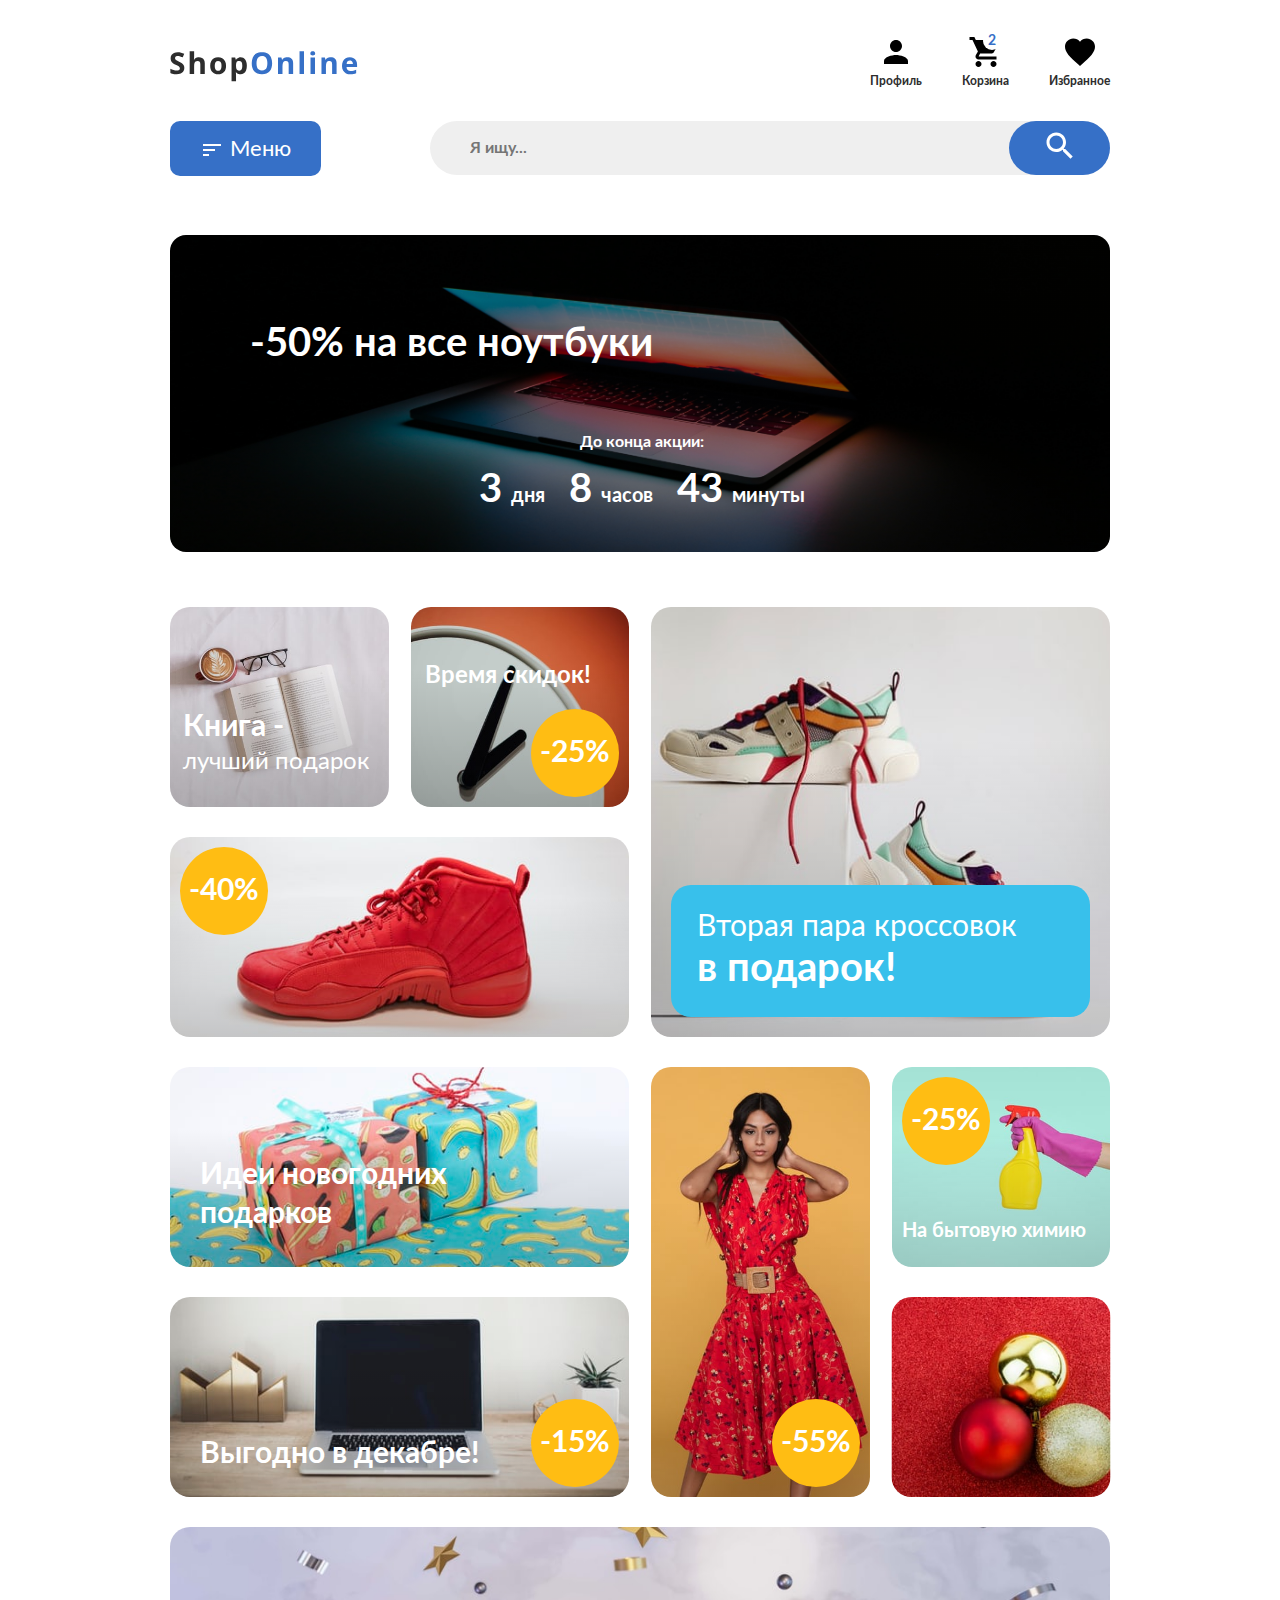
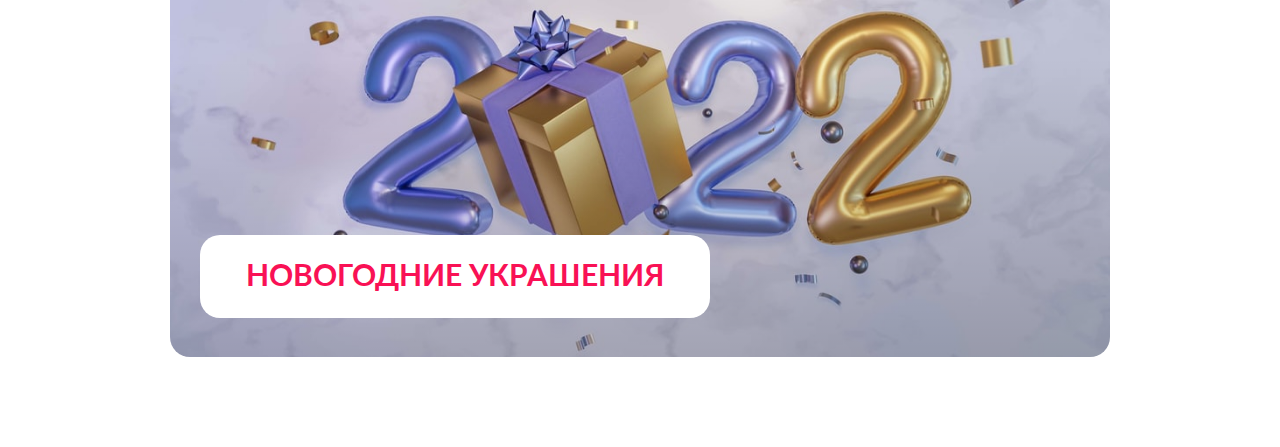
<file: index.html>
<!DOCTYPE html>
<html lang="ru">
  <head>
    <meta charset="UTF-8" />
    <meta http-equiv="X-UA-Compatible" content="IE=edge" />
    <meta name="viewport" content="width=device-width, initial-scale=1.0" />
    <title>ShopOnline - учебный проект</title>
    <link rel="stylesheet" href="assets/style/index/index.css" />
  </head>
  <body>
    <header class="header">
      <div class="container">
        <div class="header__wrapper">
          <a class="header__logo-link" href="#">
            <img
              class="header__logo-link-image"
              src="assets/images/index/logo.svg"
              alt="Логотип компании ShopOnline"
            />
          </a>
          <button class="button header__menu-btn" type="button">
            <svg
              class="header__menu-btn-img"
              width="24"
              height="24"
              viewBox="0 0 24 24"
              fill="none"
              xmlns="http://www.w3.org/2000/svg"
            >
              <g>
                <path
                  d="M3 18H9V16H3V18ZM3 6V8H21V6H3ZM3 13H15V11H3V13Z"
                  fill="currentColor"
                />
              </g>
            </svg>
            Меню
          </button>
          <form class="header__search-form">
            <input
              class="header__search-form-input"
              type="text"
              name="search"
              placeholder="Я ищу..."
            />
            <button class="button header__search-form-btn" type="submit">
              <img
                class="button header__search-form-btn-img"
                src="assets/images/index/icon_search.svg"
                alt="Иконка поиска товара"
              />
            </button>
          </form>
          <!-- <nav class="header__nav"> -->
          <ul class="header__nav-list">
            <li class="header__nav-item">
              <a href="#" class="header__nav-link">
                <img
                  class="header__nav-item-img"
                  src="assets/images/index/icon_person.svg"
                  alt="Иконка профиля"
                  title="Профиль"
                />
                <p class="header__nav-item-title">Профиль</p>
              </a>
            </li>
            <li class="header__nav-item">
              <a href="#" class="header__nav-link">
                <img
                  class="header__nav-item-img"
                  src="assets/images/index/icon_shopping_cart.svg"
                  alt="Иконка корзины"
                  title="Корзина"
                />
                <p class="header__nav-item-title">Корзина</p>
                <div class="header__nav-item-cart-counter" data-count="2"></div>
              </a>
            </li>
            <li class="header__nav-item">
              <a href="#" class="header__nav-link">
                <img
                  class="header__nav-item-img"
                  src="assets/images/index/icon_favorite.svg"
                  alt="Иконка избранного"
                  title="Избранное"
                />
                <p class="header__nav-item-title">Избранное</p>
              </a>
            </li>
          </ul>
          <!-- </nav> -->
        </div>
      </div>
    </header>
    <section class="banner">
      <div class="container">
        <div class="banner-wrapper">
          <h1 class="visually-hidden" aria-label="Баннер промо-акции">
            Баннер промо-акции
          </h1>
          <p class="banner__title">-50% на все ноутбуки</p>
          <div class="banner__countdown">
            <p class="banner__countdown-title">До конца акции:</p>
            <p class="banner__countdown-text">
              <span class="banner__digit banner__countdown-days-number">3</span>
              <span class="banner__digit banner__countdown-days-text">дня</span>
              <span class="banner__digit banner__countdown-hours-number"
                >8</span
              >
              <span class="banner__digit banner__countdown-hours-text"
                >часов</span
              >
              <span class="banner__digit banner__countdown-minutes-number"
                >43</span
              >
              <span class="banner__digit banner__countdown-minutes-text"
                >минуты</span
              >
            </p>
          </div>
        </div>
      </div>
    </section>
    <section class="promo">
      <div class="container">
        <h2 class="visually-hidden">Список акций онлайн-магазина</h2>
        <ul class="promo__list">
          <li class="promo__list-item">
            <p class="promo__list-item-text promo__list-item-text-title">
              Книга - &nbsp;
            </p>
            <p class="promo__list-item-text promo__list-item-text-subtitle">
              лучший подарок
            </p>
          </li>
          <li class="promo__list-item">
            <p class="promo__list-item-text promo__list-item-text-title">
              Время скидок!
            </p>
            <div
              class="promo__list-item-discount-block promo__list-item-discount-block_bottom-right"
            >
              -25%
            </div>
          </li>
          <li class="promo__list-item">
            <div
              class="promo__list-item-special promo__list-item-special_dark-bg"
            >
              <p class="promo__list-item-text promo__list-item-text-title">
                Вторая пара кроссовок
              </p>
              <p class="promo__list-item-text promo__list-item-text-subtitle">
                в подарок!
              </p>
            </div>
          </li>
          <li class="promo__list-item">
            <p class="promo__list-item-text promo__list-item-text-title">
              Идеи новогодних подарков
            </p>
          </li>
          <li class="promo__list-item">
            <div
              class="promo__list-item-discount-block promo__list-item-discount-block_top-left"
            >
              -40%
            </div>
          </li>
          <li class="promo__list-item">
            <p class="promo__list-item-text promo__list-item-text-title">
              Выгодно в декабре!
            </p>
            <div
              class="promo__list-item-discount-block promo__list-item-discount-block_bottom-right"
            >
              -15%
            </div>
          </li>
          <li class="promo__list-item">
            <div
              class="promo__list-item-special promo__list-item-special_light-bg"
            >
              <p class="promo__list-item-text promo__list-item-text-title">
                Новогодние украшения
              </p>
            </div>
          </li>
          <li class="promo__list-item">
            <p class="promo__list-item-text promo__list-item-text-title">
              На бытовую химию
            </p>
            <div
              class="promo__list-item-discount-block promo__list-item-discount-block_top-left"
            >
              -25%
            </div>
          </li>
          <li class="promo__list-item"></li>
          <li class="promo__list-item">
            <div
              class="promo__list-item-discount-block promo__list-item-discount-block_bottom-right"
            >
              -55%
            </div>
          </li>
        </ul>
      </div>
    </section>
  </body>
</html>
</file>
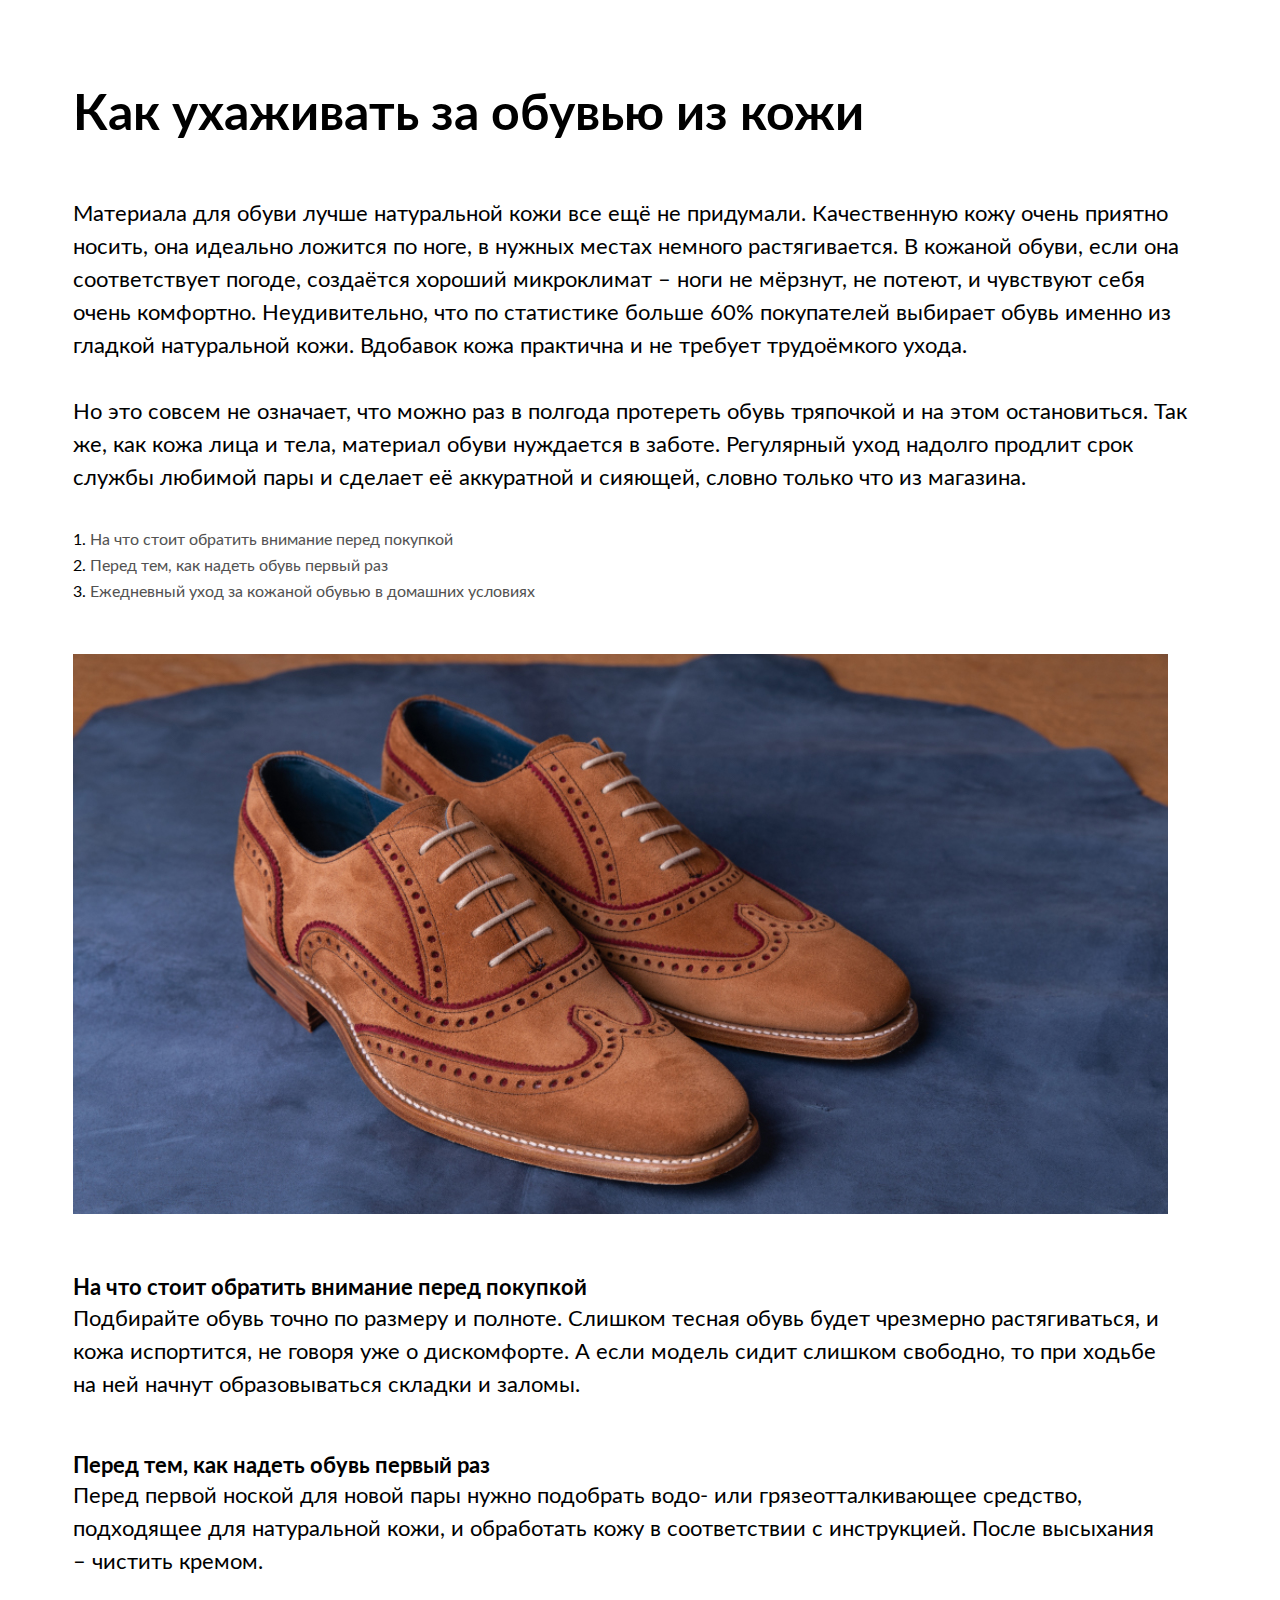
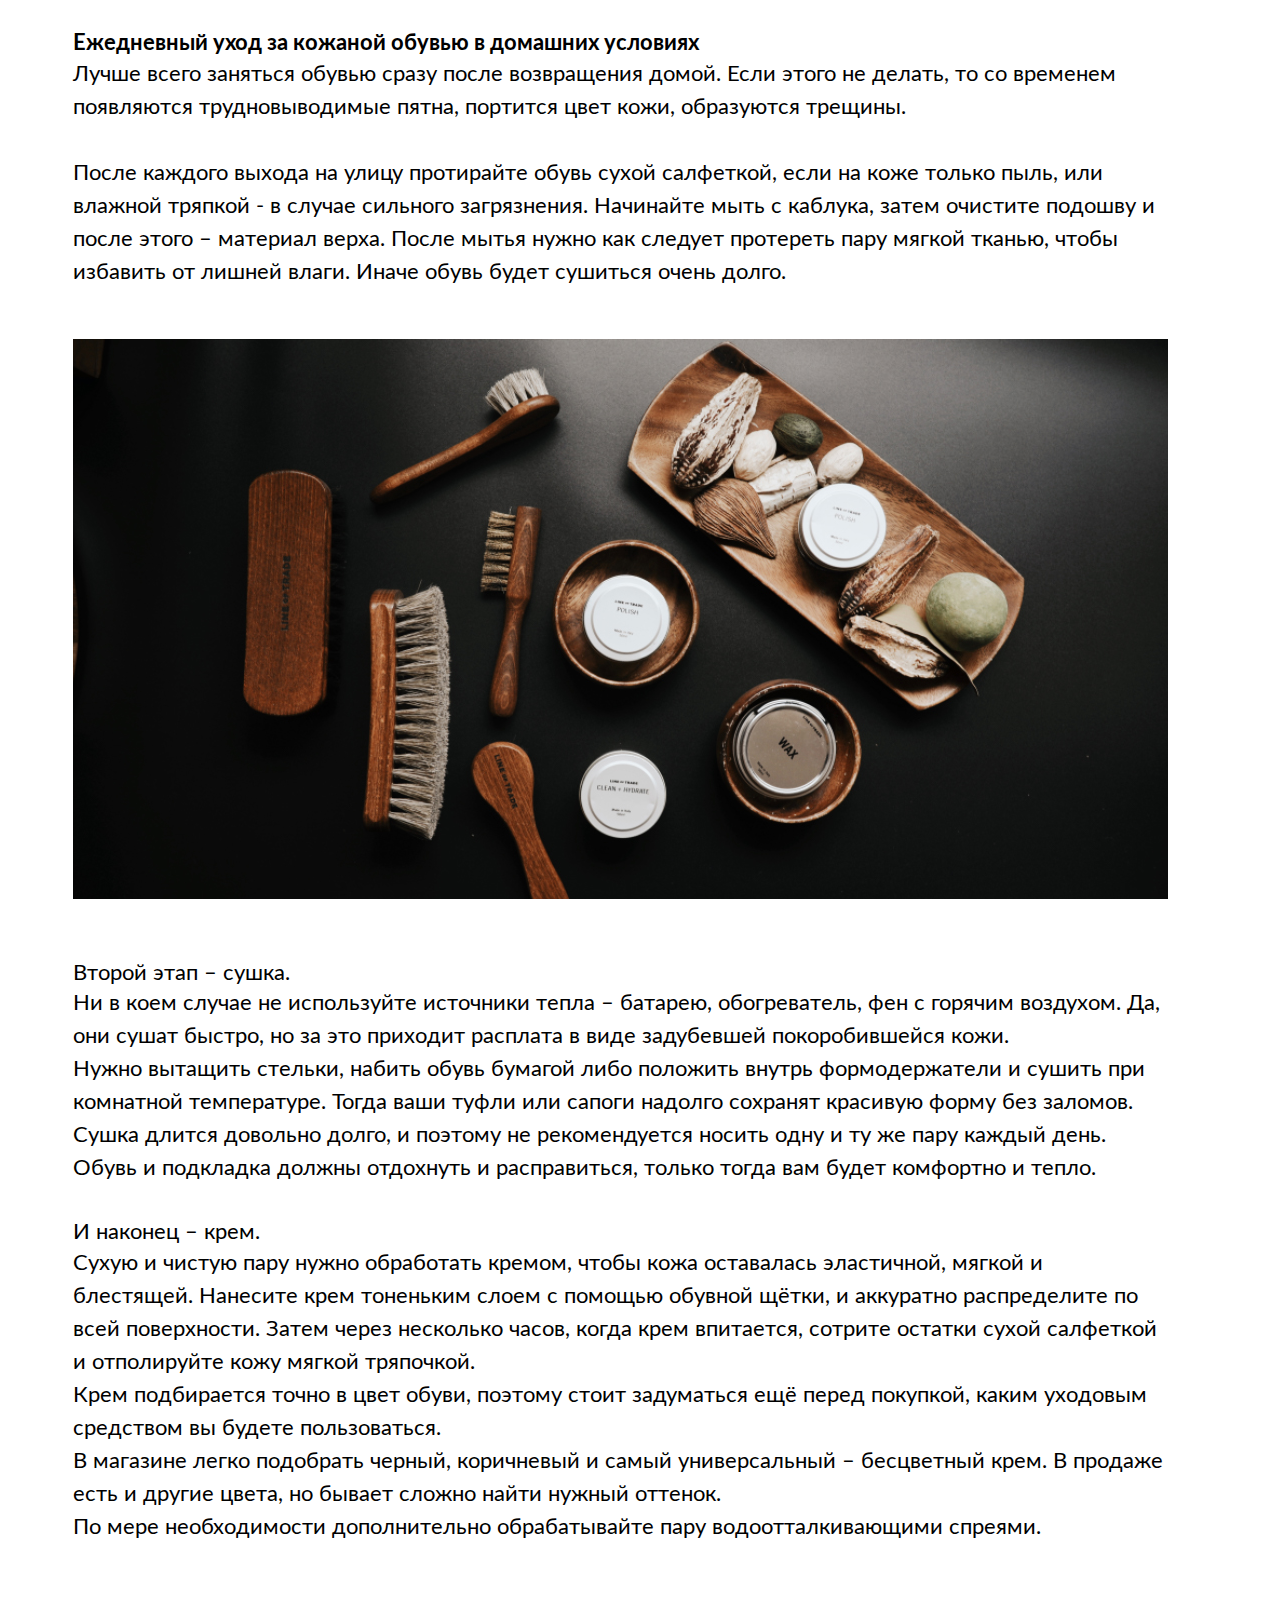
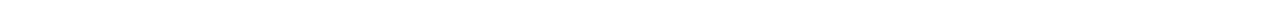
<file: article.html>
<!DOCTYPE html>
<html lang="ru">
  <head>
    <meta charset="UTF-8" />
    <meta http-equiv="X-UA-Compatible" content="IE=edge" >
    <meta name="viewport" content="width=device-width, initial-scale=1.0" >
    <title>Проект ShopOnline</title>
    <link rel="preload" href="./assets/fonts/lato-regular.woff2" as="font" type="font/woff2" crossorigin>
    <link rel="preload" href="./assets/fonts/lato-bold.woff2" as="font" type="font/woff2" crossorigin>
    <link rel="stylesheet" href="assets/style/article.css" >
  </head>
  <body>
    <article class="article">
      <h1>Как ухаживать за обувью из кожи</h1>
      <p class="article__paragraph">
        Материала для обуви лучше натуральной кожи все ещё не придумали.
        Качественную кожу очень приятно носить, она идеально ложится по ноге,
        в нужных местах немного растягивается. В кожаной обуви, если она
        соответствует погоде, создаётся хороший микроклимат – ноги не мёрзнут,
        не потеют, и чувствуют себя очень комфортно. Неудивительно, что по
        статистике больше 60% покупателей выбирает обувь именно из гладкой
        натуральной кожи. Вдобавок кожа практична и не требует трудоёмкого
        ухода.
      </p>
      <p class="article__paragraph">
        Но это совсем не означает, что можно раз в полгода протереть обувь
        тряпочкой и на этом остановиться. Так же, как кожа лица и тела,
        материал обуви нуждается в заботе. Регулярный уход надолго продлит
        срок службы любимой пары и сделает её аккуратной и сияющей, словно
        только что из магазина.
      </p>

      <nav class="nav">
        <ol class="nav__list">
          <li class="nav__item">
            <a class="nav__link" href="#before_buy"
              >На что стоит обратить внимание перед покупкой</a
            >
          </li>
          <li class="nav__item">
            <a class="nav__link" href="#first_wearing"
              >Перед тем, как надеть обувь первый раз</a
            >
          </li>
          <li class="nav__item">
            <a class="nav__link" href="#daily_care"
              >Ежедневный уход за кожаной обувью в домашних условиях</a
            >
          </li>
        </ol>
      </nav>

      <section class="section" id="before_buy">
        <div class="container">
          <img
            class="image"
            src="assets/images/image_1.jpg"
            alt="Фотография новой обуви"
          />
          <h2>На что стоит обратить внимание перед покупкой</h2>
          <p class="article__paragraph">
            Подбирайте обувь точно по размеру и полноте. Слишком тесная обувь
            будет чрезмерно растягиваться, и кожа испортится, не говоря уже о
            дискомфорте. А если модель сидит слишком свободно, то при ходьбе на
            ней начнут образовываться складки и заломы.
          </p>
        </div>
      </section>

      <section class="section" id="first_wearing">
        <div class="container">
          <h2>Перед тем, как надеть обувь первый раз</h2>
          <p class="article__paragraph">
            Перед первой ноской для новой пары нужно подобрать водо- или
            грязеотталкивающее средство, подходящее для натуральной кожи, и
            обработать кожу в соответствии с инструкцией. После высыхания –
            чистить кремом.
          </p>
        </div>
      </section>

      <section class="section" id="daily_care">
        <div class="container">
          <h2>Ежедневный уход за кожаной обувью в домашних условиях</h2>
          <p class="article__paragraph">
            Лучше всего заняться обувью сразу после возвращения домой. Если
            этого не делать, то со временем появляются трудновыводимые пятна,
            портится цвет кожи, образуются трещины.
          </p>
          <p class="article__paragraph">
            После каждого выхода на улицу протирайте обувь сухой салфеткой, если
            на коже только пыль, или влажной тряпкой - в случае сильного
            загрязнения. Начинайте мыть с каблука, затем очистите подошву и
            после этого – материал верха. После мытья нужно как следует
            протереть пару мягкой тканью, чтобы избавить от лишней влаги. Иначе
            обувь будет сушиться очень долго.
          </p>


          <img
          class="image"
          src="assets/images/image_2.jpg"
          alt="Фотография средств для ухода за обувью"
          />

          <section class="subsection">
            <h3 class="subsection__title">Второй этап – сушка.</h3>
            <p class="article__paragraph">
              Ни в коем случае не используйте источники тепла – батарею,
              обогреватель, фен с горячим воздухом. Да, они сушат быстро, но за
              это приходит расплата в виде задубевшей покоробившейся кожи.
            </p>
            <p class="article__paragraph">
              Нужно вытащить стельки, набить обувь бумагой либо положить внутрь
              формодержатели и сушить при комнатной температуре. Тогда ваши
              туфли или сапоги надолго сохранят красивую форму без заломов.
              Сушка длится довольно долго, и поэтому не рекомендуется носить
              одну и ту же пару каждый день. Обувь и подкладка должны отдохнуть
              и расправиться, только тогда вам будет комфортно и тепло.
            </p>
          </section>

          <section class="subsection">
            <h3 class="subsection__title">И наконец – крем.</h3>
            <p class="article__paragraph">
              Сухую и чистую пару нужно обработать кремом, чтобы кожа оставалась
              эластичной, мягкой и блестящей. Нанесите крем тоненьким слоем с
              помощью обувной щётки, и аккуратно распределите по всей
              поверхности. Затем через несколько часов, когда крем впитается,
              сотрите остатки сухой салфеткой и отполируйте кожу мягкой
              тряпочкой.
            </p>
            <p class="article__paragraph">
              Крем подбирается точно в цвет обуви, поэтому стоит задуматься ещё
              перед покупкой, каким уходовым средством вы будете пользоваться.
            </p>
            <p class="article__paragraph">
              В магазине легко подобрать черный, коричневый и самый
              универсальный – бесцветный крем. В продаже есть и другие цвета, но
              бывает сложно найти нужный оттенок.
            </p>
            <p class="article__paragraph">
              По мере необходимости дополнительно обрабатывайте пару
              водоотталкивающими спреями.
            </p>
          </section>

        </div>
      </section>
    </article>
  </body>
</html>
</file>
<file: assets/style/index/index.css>
@import "../fonts.css";
@import "../default.css";
@import "colors.css";
@import "header.css";
@import "banner.css";
@import "promo.css";

body {
  font-family: Lato, sans-serif;
  /*font-weight: 700;
  line-height: 130%;*/
}
</file>
<file: assets/style/article.css>
@import "./fonts.css";

html {
  scroll-behavior: smooth;
}

body {
  font-family: "Lato", sans-serif;
  font-size: 22px;
  font-weight: 400;
  line-height: 150%;
}

h1 {
  font-size: 50px;
  line-height: 130%;
  margin: 0 0 50px 0;
}

h2,
h3 {
  margin: 0;
  font-size: 22px;
  line-height: 130%;
}

.article {
  padding: 75px 65px;
}

.article__paragraph {
  margin: 0 0 33px 0;
}

.article__paragraph:last-child {
  margin-bottom: 0;
}

.image {
  margin: 0 0 50px;
}

.article__paragraph + .image {
  margin: 17px 0 50px;
}

.section {
  padding: 0 0 50px 0;
}

.section:last-child {
  padding-bottom: 0;
}

/*.section_first {
  padding: 50px 0;
}*/

.subsection {
  padding: 0 0 33px 0;
}

.subsection:last-child {
  padding-bottom: 0;
}

.subsection .article__paragraph {
  margin: 0;
  padding: 0;
}

.subsection__title {
  font-weight: 400;
}

.nav {
  margin: 17px 0 50px;
  padding: 0;
}

.nav__list {
  margin: 0;
  padding: 0;
  list-style-position: inside;
}

.nav__item {
  margin: 0 0 2px;
  padding: 0;
  font-size: 16px;
  line-height: 150%;
}

.nav__item:last-child {
  padding-bottom: 0;
}

.nav__item::marker {
  font-size: 16px;
  line-height: 150%;
}

.nav__link {
  font-size: 16px;
  line-height: 150%;
  color: #525252;
  text-decoration: none;
}

.container {
  max-width: 1095px;
}
</file>
